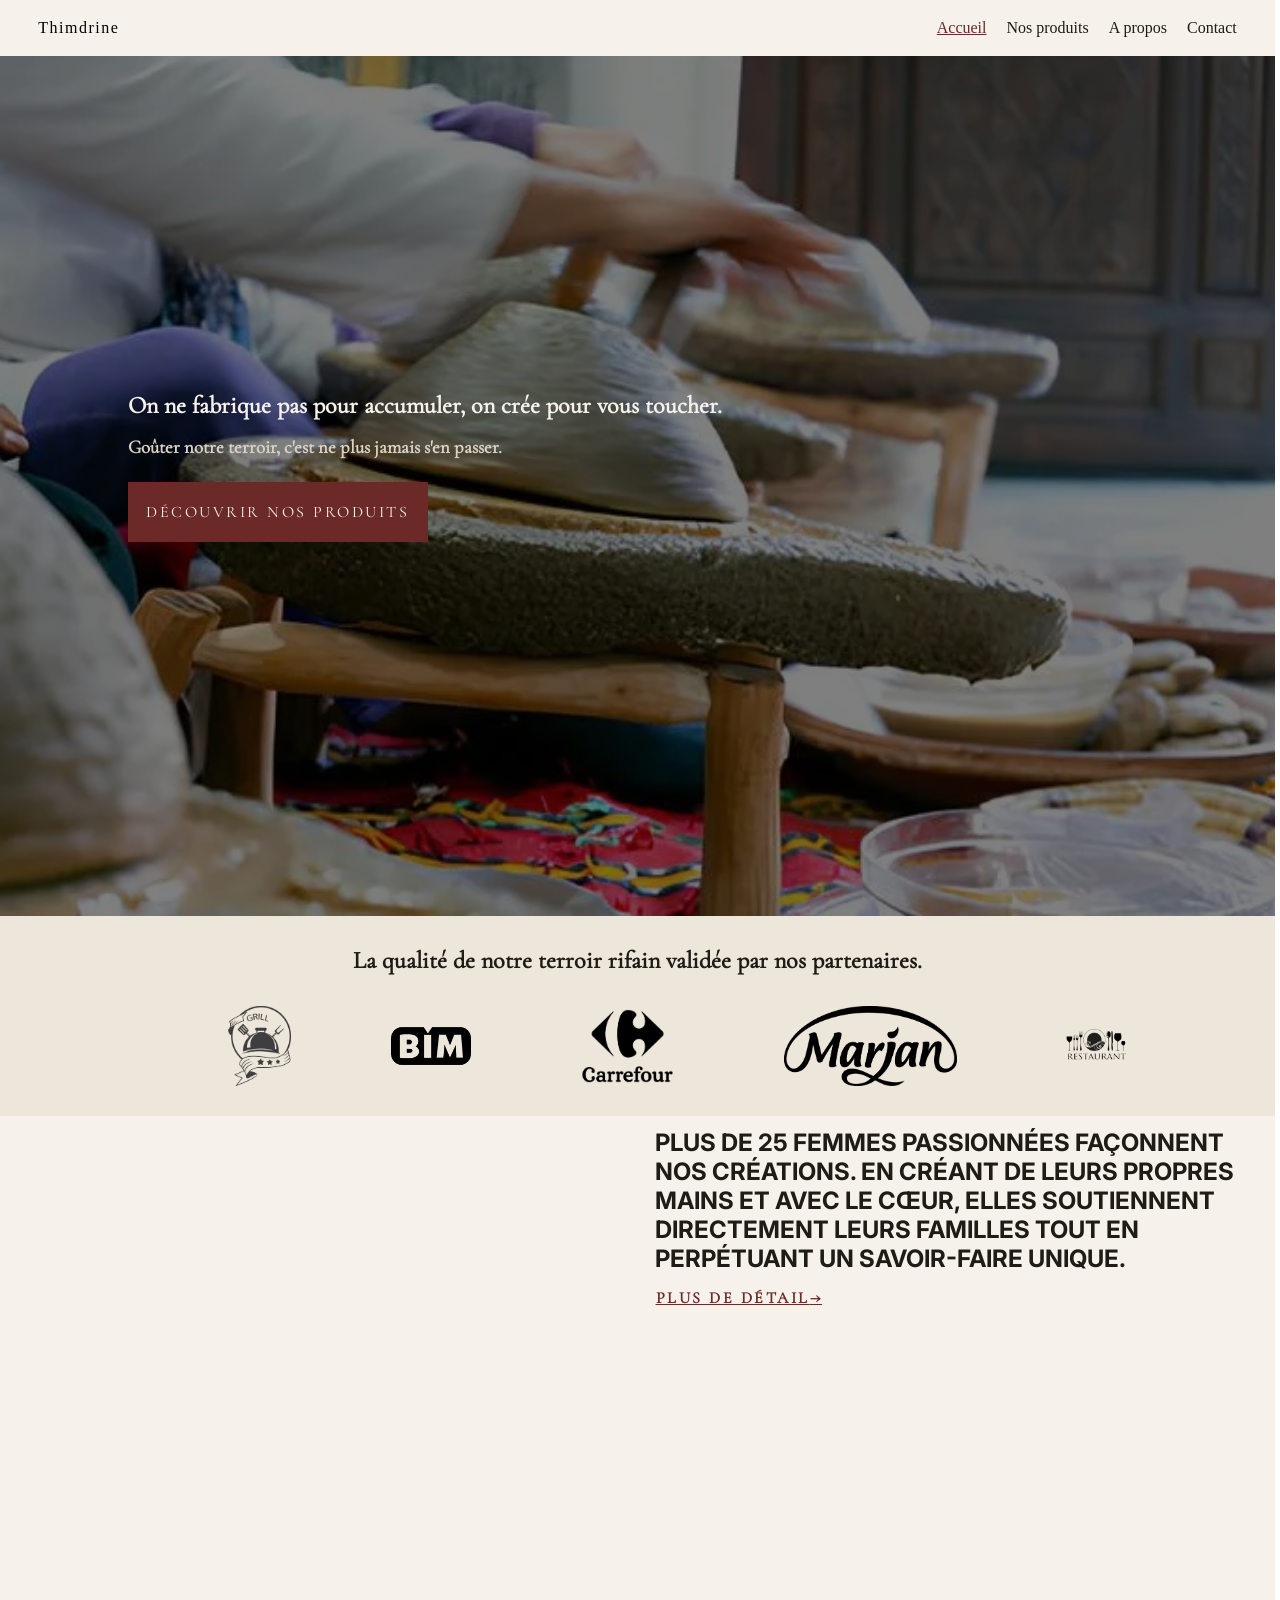
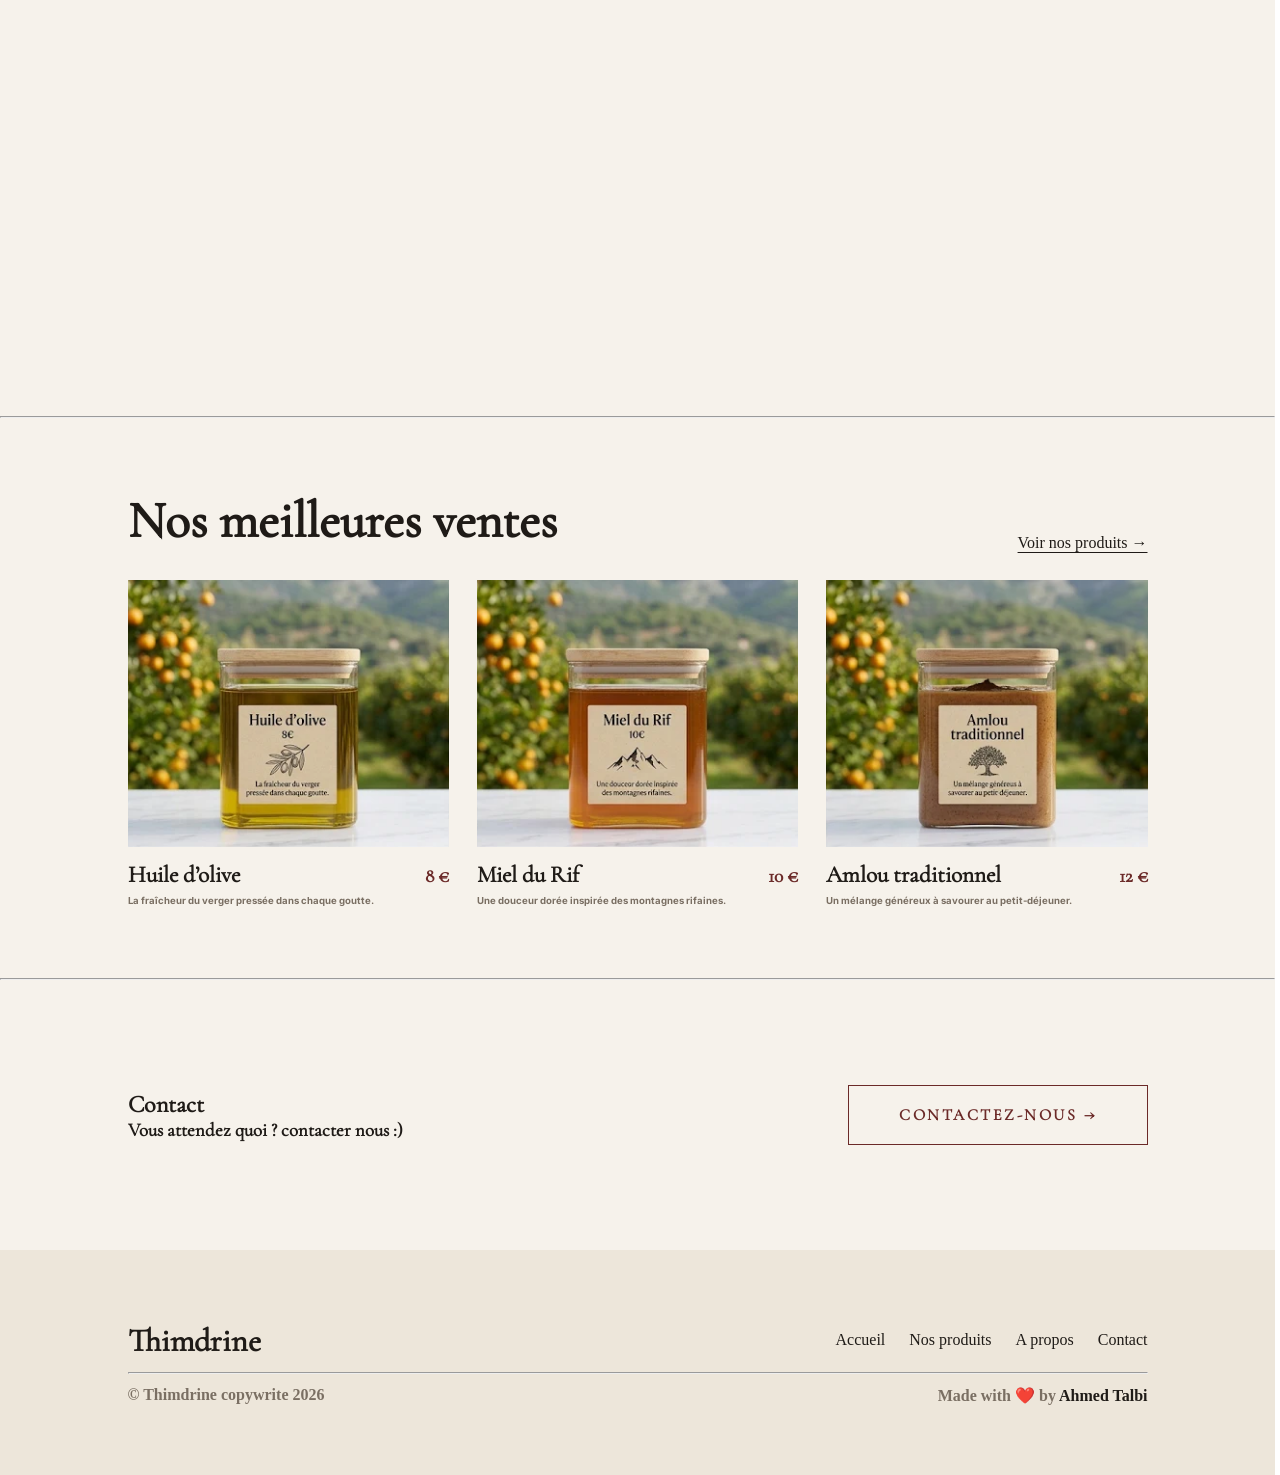
<file: index.html>
<!DOCTYPE html>
<html lang="fr">
<head>
    <meta charset="UTF-8">
    <meta name="viewport" content="width=device-width, initial-scale=1.0">
    <link rel="preload" as="image" href="./assets/acceuil/bg_hero.webp" fetchpriority="high">
    <link rel="icon" type="image/png" sizes="64x64" href="/favicon.png">
    <meta name="theme-color" content="#F6F2EB">
    <meta name="description" content="Découvrez la coopérative Thimdrine, fondée en 1988 : huile d’olive, miel du Rif, amlou et savoir-faire artisanal.">
    <link rel="canonical" href="https://thimdrine.vercel.app/">
    <meta property="og:type" content="website">
    <meta property="og:locale" content="fr_FR">
    <meta property="og:site_name" content="Thimdrine">
    <meta property="og:title" content="Thimdrine | Coopérative de produits du terroir depuis 1988">
    <meta property="og:description" content="Découvrez les produits du terroir et le savoir-faire artisanal de la coopérative Thimdrine.">
    <meta property="og:url" content="https://thimdrine.vercel.app/">
    <meta property="og:image" content="https://thimdrine.vercel.app/assets/acceuil/bg_hero.webp">
    <title>Thimdrine | Coopérative de produits du terroir depuis 1988</title>
    <!-- global css-->
    <link rel="stylesheet" href="./css/global.css">

    <!-- shared css -->
    <link rel="stylesheet" href="./css/components/01-navbar.css">
    <link rel="stylesheet" href="./css/components/02-footer.css">

    <!-- links css -->
    <link rel="stylesheet" href="./css/accueil/01-hero.css">
    <link rel="stylesheet" href="./css/accueil/02-trust.css">
    <link rel="stylesheet" href="./css/accueil/03-about.css">
    <link rel="stylesheet" href="./css/accueil/04-products.css">
    <link rel="stylesheet" href="./css/accueil/05-contact.css">
</head>
<body>
    <header>
        <p class="site-name">Thimdrine</p>
        <nav class="links" aria-label="Navigation principale">
            <a class="link focused" href="/" aria-current="page">Accueil</a>
            <a class="link" href="/products">Nos produits</a>
            <a class="link" href="/about">A propos</a>
            <a class="link" href="/contact">Contact</a>
        </nav>
    </header>
    <main>
        <section class="hero">
            <!-- left -->
            <div class="title">
                <h1>On ne fabrique pas pour accumuler, on crée pour vous toucher.</h1>
                <h3>Goûter notre terroir, c'est ne plus jamais s'en passer.</h3>
                <a class="button-filled button-decouvrer" href="/products">Découvrir nos produits</a>
            </div>
        </section>
        <section class="trust">
            <h2>La qualité de notre terroir rifain validée par nos partenaires.</h2>
            <div class="containertrustedcompanies">
                <div class="trustedcompanies">
                    <img src="./assets/acceuil/trust/grill.webp" alt="Grill" loading="lazy">
                    <img src="./assets/acceuil/trust/bim.webp" alt="BIM" loading="lazy">
                    <img src="./assets/acceuil/trust/carrefour.webp" alt="Carrefour" loading="lazy">
                    <img src="./assets/acceuil/trust/marjan.webp" alt="Marjane" loading="lazy">
                    <img src="./assets/acceuil/trust/restaurant.webp" alt="Restaurant partenaire" loading="lazy">
                    <img src="./assets/acceuil/trust/java.webp" alt="Java" loading="lazy">

                    <img src="./assets/acceuil/trust/grill.webp" alt="" aria-hidden="true" loading="lazy">
                    <img src="./assets/acceuil/trust/bim.webp" alt="" aria-hidden="true" loading="lazy">
                    <img src="./assets/acceuil/trust/carrefour.webp" alt="" aria-hidden="true" loading="lazy">
                    <img src="./assets/acceuil/trust/marjan.webp" alt="" aria-hidden="true" loading="lazy">
                    <img src="./assets/acceuil/trust/restaurant.webp" alt="" aria-hidden="true" loading="lazy">
                    <img src="./assets/acceuil/trust/java.webp" alt="" aria-hidden="true" loading="lazy">
                </div>
            </div>
        </section>
        <section class="about">
            <div class="video-container">
                <video class="video" autoplay loop muted playsinline preload="auto">
                    <source src="./assets/about/about.mp4" type="video/mp4">
                </video>
            </div>
            <div class="container-right">
                <h2>Plus de 25 femmes passionnées façonnent nos créations. En créant de leurs propres mains et avec le cœur, elles soutiennent directement leurs familles tout en perpétuant un savoir-faire unique.</h2>
                <a class="button-a button-plus-de-detail" href="/about">Plus de détail</a>
            </div>
        </section>
        <hr>
        <section class="products">
            <div class="products-container">
                <div class="header">
                    <h2>Nos meilleures ventes</h2>
                    <a href="/products">Voir nos produits →</a>
                </div>
                <div class="best-sellers">
                    <article class="product">
                        <div class="product-visual">
                            <img src="./assets/produits/huile-olive.webp" alt="Bouteille d’huile d’olive" loading="lazy">
                        </div>
                        <div class="product-details">
                            <div class="container-title">
                                <h3 class="title">Huile d’olive</h3>
                                <h3 class="price">8 €</h3>
                            </div>
                            <p class="description">La fraîcheur du verger pressée dans chaque goutte.</p>
                        </div>
                    </article>
                    <article class="product">
                        <div class="product-visual"><img src="./assets/produits/miel-du-rif.webp" alt="Pot de miel du Rif" loading="lazy"></div>
                        <div class="product-details">
                            <div class="container-title">
                                <h3 class="title">Miel du Rif</h3>
                                <h3 class="price">10 €</h3>
                            </div>
                            <p class="description">Une douceur dorée inspirée des montagnes rifaines.</p>
                        </div>
                    </article>
                    <article class="product">
                        <div class="product-visual"><img src="./assets/produits/amlou.webp" alt="Pot d’amlou traditionnel" loading="lazy"></div>
                        <div class="product-details">
                            <div class="container-title">
                                <h3 class="title">Amlou traditionnel</h3>
                                <h3 class="price">12 €</h3>
                            </div>
                            <p class="description">Un mélange généreux à savourer au petit-déjeuner.</p>
                        </div>
                    </article>
                </div>
            </div>
        </section>
        <hr>
        <section class="contact">
            <div class="left-title">
                <h2>Contact</h2>
                <h3>Vous attendez quoi ? contacter nous :)</h3>
            </div>
            <a class="button-non-filled button-contact" href="/contact">Contactez-nous →</a>
        </section>
    </main>
    <footer>
        <div class="footer-container">
            <div class="title-conainer">
                <p class="logo">Thimdrine</p>
                <nav class="links" aria-label="Navigation de pied de page">
                    <a class="link focused" href="/" aria-current="page">Accueil</a>
                    <a class="link" href="/products">Nos produits</a>
                    <a class="link" href="/about">A propos</a>
                    <a class="link" href="/contact">Contact</a>
                </nav>
            </div>
            <div class="hr"><hr></div>
            <div class="copywrite">
                <h4>© Thimdrine copywrite 2026</h4>
                <h4>Made with ❤️ by <a href="https://github.com/ahtalbi">Ahmed Talbi</a></h4>
            </div>
        </div>
    </footer>
</body>
</html>
</file>
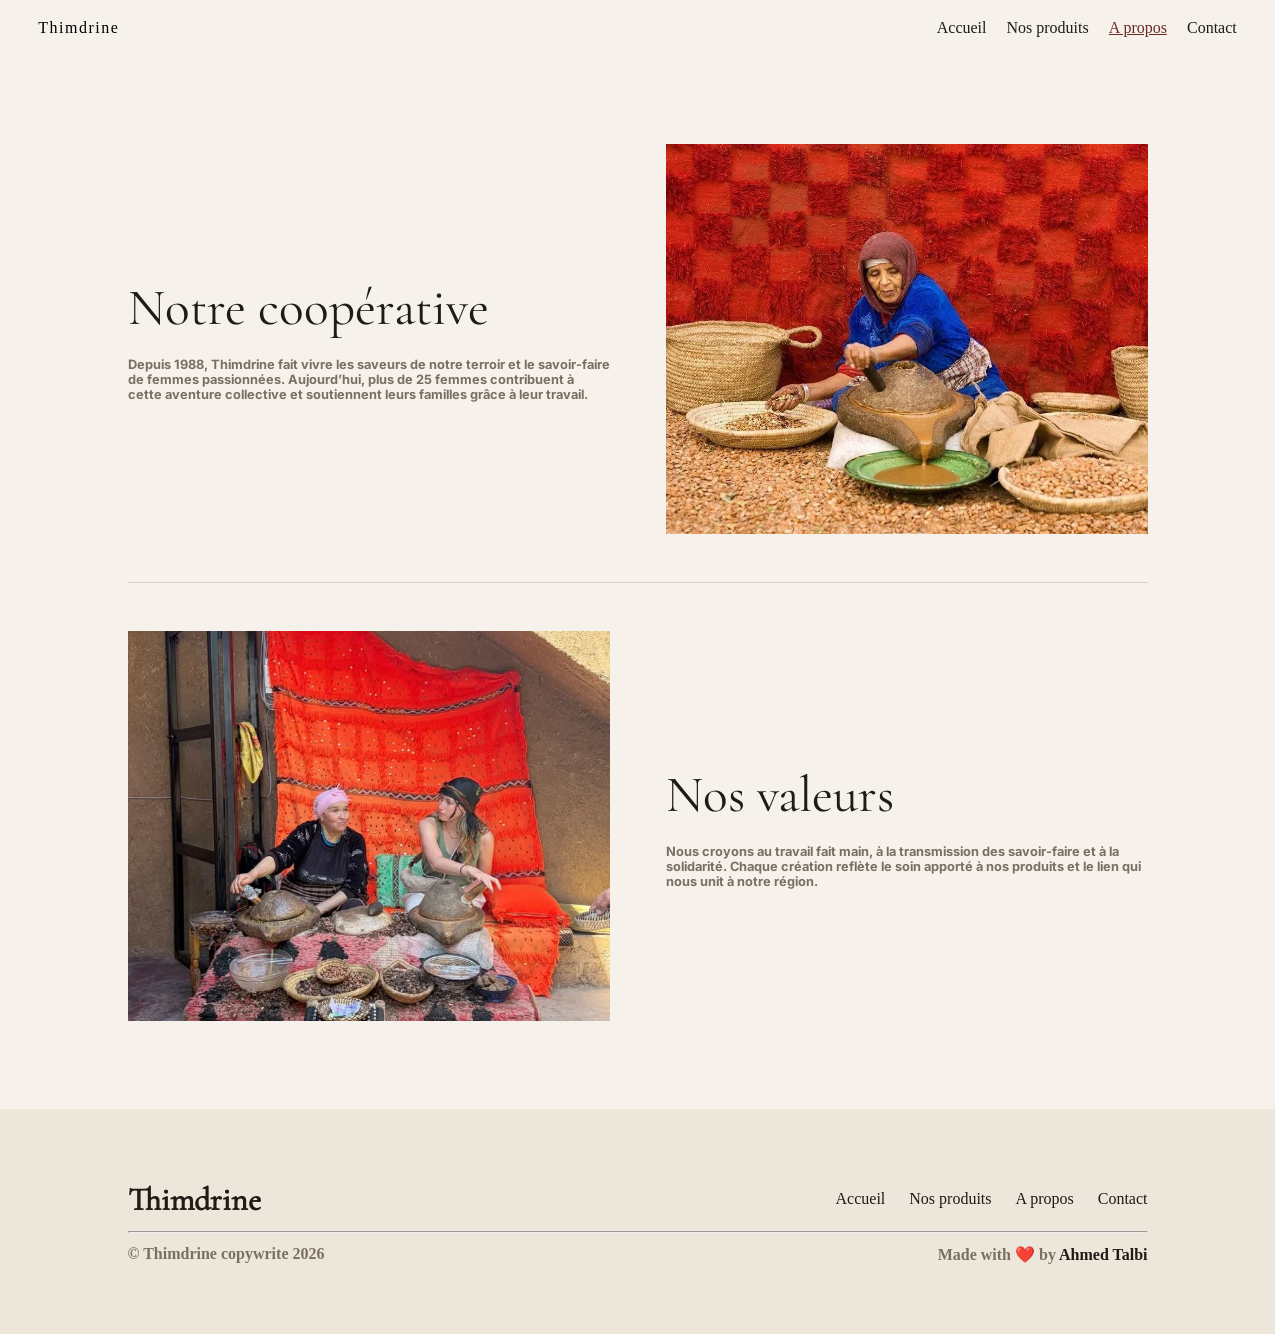
<file: about/index.html>
<!DOCTYPE html>
<html lang="fr">
<head>
    <meta charset="UTF-8">
    <meta name="viewport" content="width=device-width, initial-scale=1.0">
    <link rel="icon" type="image/png" sizes="64x64" href="/favicon.png">
    <meta name="theme-color" content="#F6F2EB">
    <meta name="description" content="Depuis 1988, les femmes de la coopérative Thimdrine perpétuent le savoir-faire artisanal du terroir rifain.">
    <link rel="canonical" href="https://thimdrine.vercel.app/about">
    <meta property="og:type" content="website">
    <meta property="og:locale" content="fr_FR">
    <meta property="og:site_name" content="Thimdrine">
    <meta property="og:title" content="Notre coopérative | Thimdrine depuis 1988">
    <meta property="og:description" content="Découvrez l’histoire et les valeurs de la coopérative Thimdrine.">
    <meta property="og:url" content="https://thimdrine.vercel.app/about">
    <meta property="og:image" content="https://thimdrine.vercel.app/assets/acceuil/bg_hero.webp">
    <title>Notre coopérative | Thimdrine depuis 1988</title>
    <!-- global css-->
    <link rel="stylesheet" href="../css/global.css">
    <link rel="stylesheet" href="../css/components/02-footer.css">

    <!-- shared css -->
    <link rel="stylesheet" href="../css/components/01-navbar.css">
    <link rel="stylesheet" href="../css/about/about.css">

    <!-- links css -->
</head>
<body>
    <header>
        <p class="site-name">Thimdrine</p>
        <nav class="links" aria-label="Navigation principale">
            <a class="link" href="/">Accueil</a>
            <a class="link" href="/products">Nos produits</a>
            <a class="link focused" href="/about" aria-current="page">A propos</a>
            <a class="link" href="/contact">Contact</a>
        </nav>
    </header>
    <main>
        <div class="about-page">
            <section class="about-section">
                <div class="about-copy">
                    <h1>Notre coopérative</h1>
                    <p>Depuis 1988, Thimdrine fait vivre les saveurs de notre terroir et le savoir-faire de femmes passionnées. Aujourd’hui, plus de 25 femmes contribuent à cette aventure collective et soutiennent leurs familles grâce à leur travail.</p>
                </div>
                <img class="about-image" src="../assets/about/1image.webp" alt="Les femmes de la coopérative Thimdrine">
            </section>

            <section class="about-section about-section-reverse">
                <img class="about-image" src="../assets/about/2image.webp" alt="Le travail artisanal réalisé à la coopérative" loading="lazy">
                <div class="about-copy">
                    <h2>Nos valeurs</h2>
                    <p>Nous croyons au travail fait main, à la transmission des savoir-faire et à la solidarité. Chaque création reflète le soin apporté à nos produits et le lien qui nous unit à notre région.</p>
                </div>
            </section>
        </div>
    </main>
    <footer>
        <div class="footer-container">
            <div class="title-conainer">
                <p class="logo">Thimdrine</p>
                <nav class="links" aria-label="Navigation de pied de page">
                    <a class="link" href="/">Accueil</a>
                    <a class="link" href="/products">Nos produits</a>
                    <a class="link focused" href="/about" aria-current="page">A propos</a>
                    <a class="link" href="/contact">Contact</a>
                </nav>
            </div>
            <div class="hr"><hr></div>
            <div class="copywrite">
                <h4>© Thimdrine copywrite 2026</h4>
                <h4>Made with ❤️ by <a href="https://github.com/ahtalbi">Ahmed Talbi</a></h4>
            </div>
        </div>
    </footer>
</body>
</html>
</file>
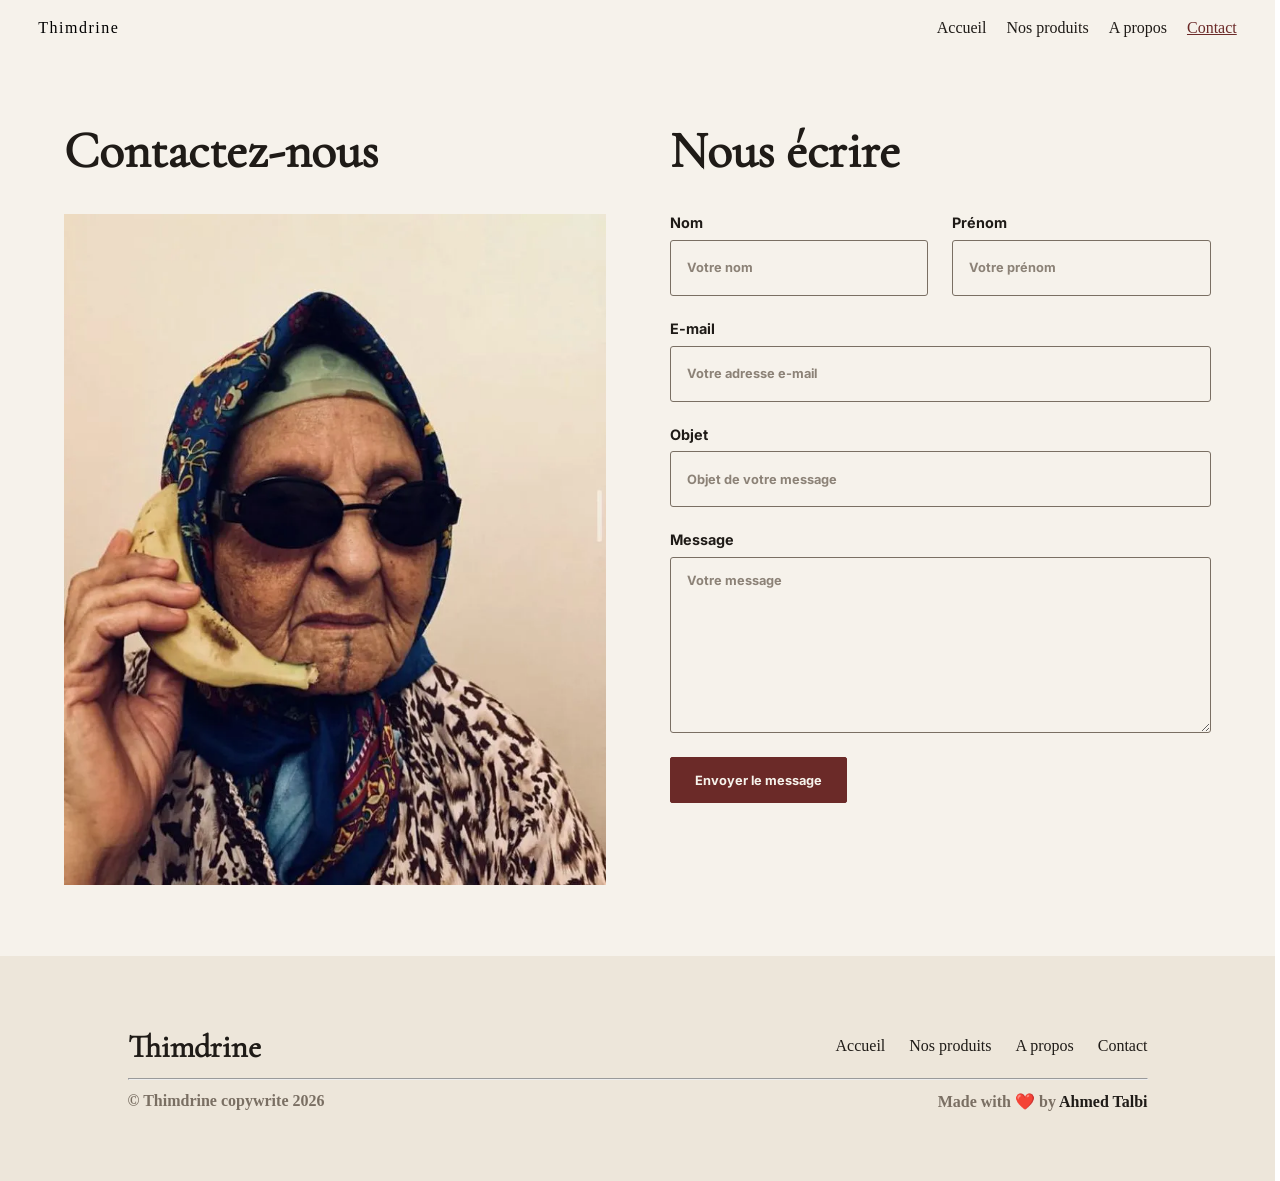
<file: contact/index.html>
<!DOCTYPE html>
<html lang="fr">
<head>
    <meta charset="UTF-8">
    <meta name="viewport" content="width=device-width, initial-scale=1.0">
    <link rel="icon" type="image/png" sizes="64x64" href="/favicon.png">
    <meta name="theme-color" content="#F6F2EB">
    <meta name="description" content="Contactez la coopérative Thimdrine pour découvrir nos produits du terroir et notre savoir-faire artisanal.">
    <link rel="canonical" href="https://thimdrine.vercel.app/contact">
    <meta property="og:type" content="website">
    <meta property="og:locale" content="fr_FR">
    <meta property="og:site_name" content="Thimdrine">
    <meta property="og:title" content="Contact | Coopérative Thimdrine">
    <meta property="og:description" content="Écrivez à la coopérative Thimdrine pour toute question sur nos produits.">
    <meta property="og:url" content="https://thimdrine.vercel.app/contact">
    <meta property="og:image" content="https://thimdrine.vercel.app/assets/acceuil/bg_hero.webp">
    <title>Contact | Coopérative Thimdrine</title>
    <!-- global css-->
    <link rel="stylesheet" href="../css/global.css">

    <!-- shared css -->
    <link rel="stylesheet" href="../css/components/01-navbar.css">
    <link rel="stylesheet" href="../css/components/02-footer.css">

    <!-- links css -->
    <link rel="stylesheet" href="../css/contact/01-contact.css">
</head>
<body>
    <header>
        <p class="site-name">Thimdrine</p>
        <nav class="links" aria-label="Navigation principale">
            <a class="link" href="/">Accueil</a>
            <a class="link" href="/products">Nos produits</a>
            <a class="link" href="/about">A propos</a>
            <a class="link focused" href="/contact" aria-current="page">Contact</a>
        </nav>
    </header>
    <main>
        <section class="contact">
            <div class="left-container">
                <h2>Contactez-nous</h2>
                <img src="../assets/contact/contact.webp" alt="Portrait d’une femme portant un foulard et des lunettes de soleil, tenant une banane.">
            </div>
            <form class="right-container" aria-labelledby="contact-form-title">
                <h1 id="contact-form-title">Nous écrire</h1>
                <div class="form-fields">
                    <div class="field-row">
                        <div class="field">
                            <label for="nom">Nom</label>
                            <input id="nom" name="nom" type="text" placeholder="Votre nom" autocomplete="family-name" required minlength="2" maxlength="60" pattern="\p{L}+(?:(?: |'|’|-)\p{L}+)*" title="2 à 60 caractères : lettres, espaces, apostrophes ou traits d’union.">
                        </div>
                        <div class="field">
                            <label for="prenom">Prénom</label>
                            <input id="prenom" name="prenom" type="text" placeholder="Votre prénom" autocomplete="given-name" required minlength="2" maxlength="60" pattern="\p{L}+(?:(?: |'|’|-)\p{L}+)*" title="2 à 60 caractères : lettres, espaces, apostrophes ou traits d’union.">
                        </div>
                    </div>
                    <div class="field">
                        <label for="email">E-mail</label>
                        <input id="email" name="email" type="email" placeholder="Votre adresse e-mail" autocomplete="email" required maxlength="254" pattern="[^\s@]+@[^\s@]+\.[^\s@]{2,}" title="Saisissez une adresse e-mail valide.">
                    </div>
                    <div class="field">
                        <label for="objet">Objet</label>
                        <input id="objet" name="objet" type="text" placeholder="Objet de votre message" required minlength="3" maxlength="100" pattern="(?:\p{L}|\p{N})(?:(?:\p{L}|\p{N})| |,|\.|'|’|!|\?|\(|\)|&amp;|:|/|_|\+|-|°)*" title="3 à 100 caractères. Utilisez des lettres, chiffres et une ponctuation simple.">
                    </div>
                    <div class="field">
                        <label for="message">Message</label>
                        <textarea id="message" name="message" placeholder="Votre message" required minlength="10" maxlength="2000" pattern="(?=.*[\p{L}\p{N}])[\s\S]*" title="Ajoutez au moins une lettre ou un chiffre à votre message."></textarea>
                    </div>
                </div>
                <button class="submit-button" type="submit">Envoyer le message</button>
            </form>
        </section>
    </main>
    <footer>
        <div class="footer-container">
            <div class="title-conainer">
                <p class="logo">Thimdrine</p>
                <nav class="links" aria-label="Navigation de pied de page">
                    <a class="link" href="/">Accueil</a>
                    <a class="link" href="/products">Nos produits</a>
                    <a class="link" href="/about">A propos</a>
                    <a class="link focused" href="/contact" aria-current="page">Contact</a>
                </nav>
            </div>
            <div class="hr"><hr></div>
            <div class="copywrite">
                <h4>© Thimdrine copywrite 2026</h4>
                <h4>Made with ❤️ by <a href="https://github.com/ahtalbi">Ahmed Talbi</a></h4>
            </div>
        </div>
    </footer>
</body>
</html>
</file>
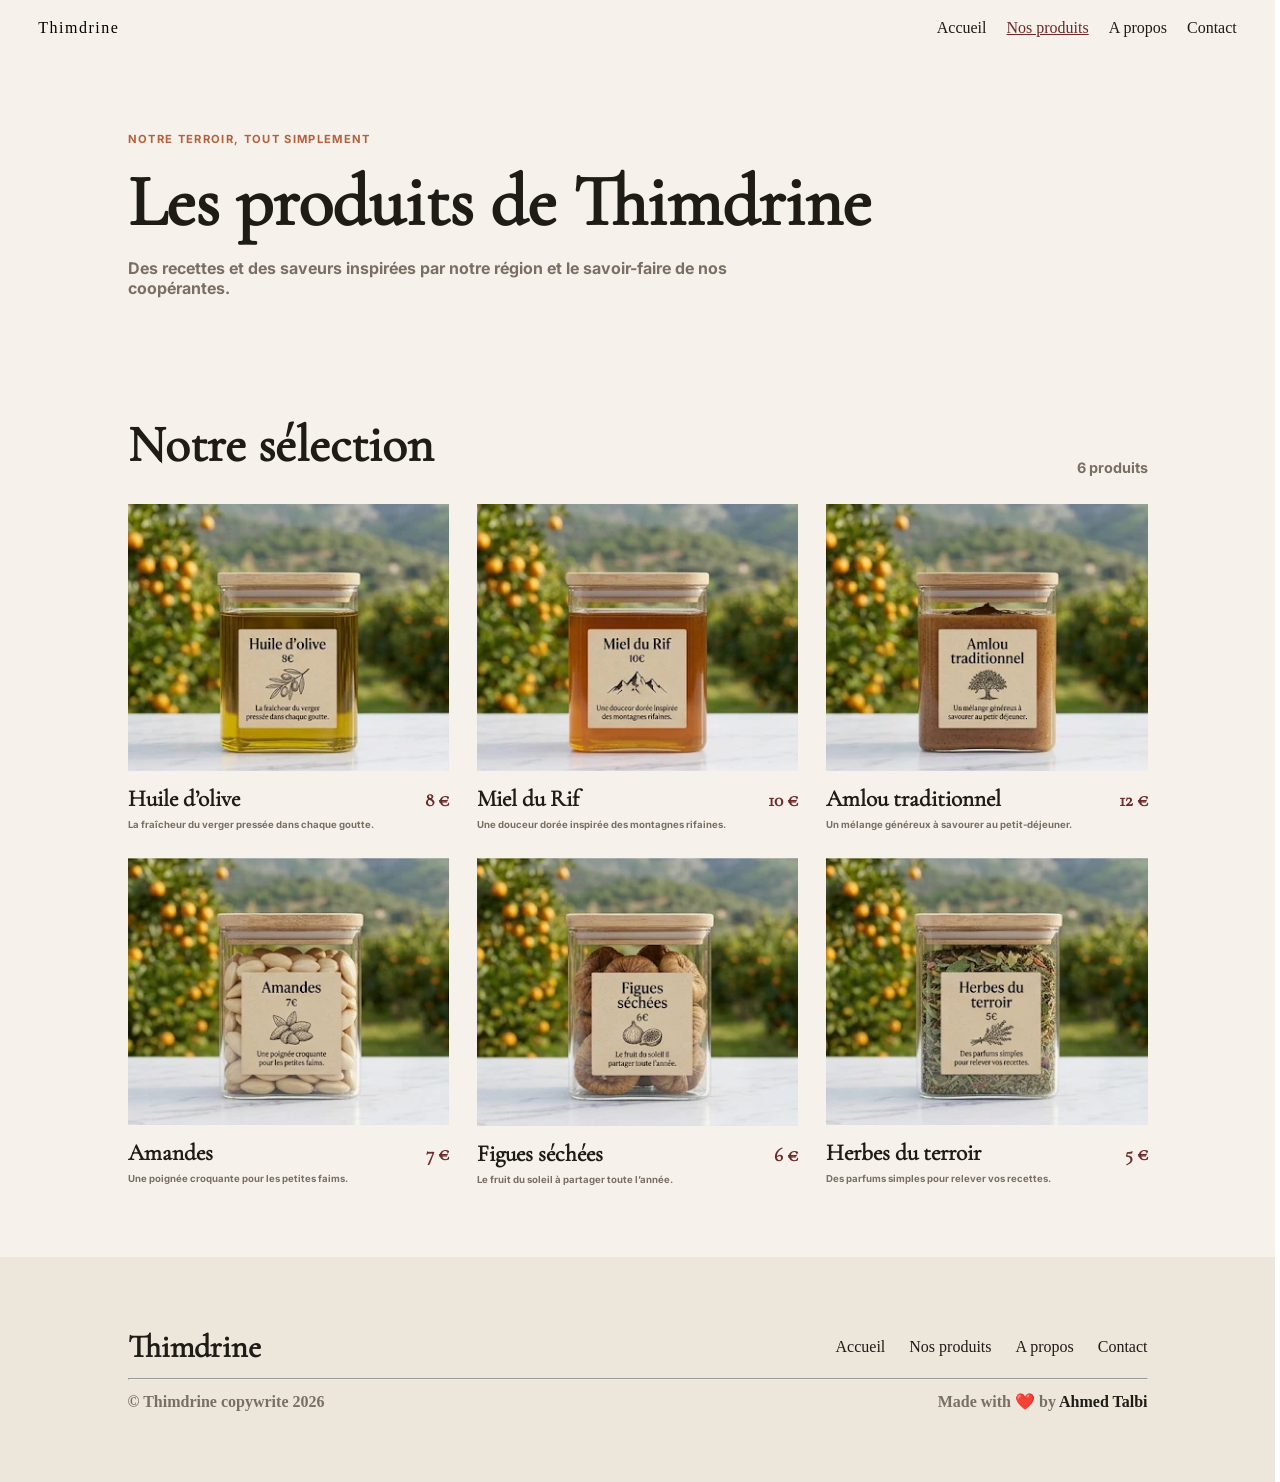
<file: products/index.html>
<!DOCTYPE html>
<html lang="fr">
<head>
    <meta charset="UTF-8">
    <meta name="viewport" content="width=device-width, initial-scale=1.0">
    <link rel="icon" type="image/png" sizes="64x64" href="/favicon.png">
    <meta name="theme-color" content="#F6F2EB">
    <meta name="description" content="Découvrez les produits du terroir Thimdrine : huile d’olive, miel du Rif, amlou, amandes, figues séchées et herbes.">
    <link rel="canonical" href="https://thimdrine.vercel.app/products">
    <meta property="og:type" content="website">
    <meta property="og:locale" content="fr_FR">
    <meta property="og:site_name" content="Thimdrine">
    <meta property="og:title" content="Nos produits du terroir | Coopérative Thimdrine">
    <meta property="og:description" content="Explorez la sélection de produits artisanaux de la coopérative Thimdrine.">
    <meta property="og:url" content="https://thimdrine.vercel.app/products">
    <meta property="og:image" content="https://thimdrine.vercel.app/assets/acceuil/bg_hero.webp">
    <title>Nos produits du terroir | Coopérative Thimdrine</title>
    <!-- global css-->
    <link rel="stylesheet" href="../css/global.css">
    <link rel="stylesheet" href="../css/components/02-footer.css">

    <!-- shared css -->
    <link rel="stylesheet" href="../css/components/01-navbar.css">
    <link rel="stylesheet" href="../css/accueil/04-products.css">
    <link rel="stylesheet" href="../css/products/products.css">
</head>
<body>
    <header>
        <p class="site-name">Thimdrine</p>
        <nav class="links" aria-label="Navigation principale">
            <a class="link" href="/">Accueil</a>
            <a class="link focused" href="/products" aria-current="page">Nos produits</a>
            <a class="link" href="/about">A propos</a>
            <a class="link" href="/contact">Contact</a>
        </nav>
    </header>
    <main>
        <section class="catalogue">
            <div class="catalogue-heading">
                <p class="eyebrow">Notre terroir, tout simplement</p>
                <h1>Les produits de Thimdrine</h1>
                <p>Des recettes et des saveurs inspirées par notre région et le savoir-faire de nos coopérantes.</p>
            </div>
            <section class="products catalogue-products">
                <div class="products-container">
                    <div class="header">
                        <h2>Notre sélection</h2>
                        <span class="catalogue-count">6 produits</span>
                    </div>
                    <div class="best-sellers">
                        <article class="product">
                            <div class="product-visual"><img src="../assets/produits/huile-olive.webp" alt="Bouteille d’huile d’olive"></div>
                            <div class="product-details"><div class="container-title"><h3 class="title">Huile d’olive</h3><h3 class="price">8 €</h3></div><p class="description">La fraîcheur du verger pressée dans chaque goutte.</p></div>
                        </article>
                        <article class="product">
                            <div class="product-visual"><img src="../assets/produits/miel-du-rif.webp" alt="Pot de miel du Rif" loading="lazy"></div>
                            <div class="product-details"><div class="container-title"><h3 class="title">Miel du Rif</h3><h3 class="price">10 €</h3></div><p class="description">Une douceur dorée inspirée des montagnes rifaines.</p></div>
                        </article>
                        <article class="product">
                            <div class="product-visual"><img src="../assets/produits/amlou.webp" alt="Pot d’amlou traditionnel" loading="lazy"></div>
                            <div class="product-details"><div class="container-title"><h3 class="title">Amlou traditionnel</h3><h3 class="price">12 €</h3></div><p class="description">Un mélange généreux à savourer au petit-déjeuner.</p></div>
                        </article>
                        <article class="product">
                            <div class="product-visual"><img src="../assets/produits/amandes.webp" alt="Amandes" loading="lazy"></div>
                            <div class="product-details"><div class="container-title"><h3 class="title">Amandes</h3><h3 class="price">7 €</h3></div><p class="description">Une poignée croquante pour les petites faims.</p></div>
                        </article>
                        <article class="product">
                            <div class="product-visual"><img src="../assets/produits/figues-sechees.webp" alt="Figues séchées" loading="lazy"></div>
                            <div class="product-details"><div class="container-title"><h3 class="title">Figues séchées</h3><h3 class="price">6 €</h3></div><p class="description">Le fruit du soleil à partager toute l’année.</p></div>
                        </article>
                        <article class="product">
                            <div class="product-visual"><img src="../assets/produits/herbes-du-terroir.webp" alt="Herbes du terroir" loading="lazy"></div>
                            <div class="product-details"><div class="container-title"><h3 class="title">Herbes du terroir</h3><h3 class="price">5 €</h3></div><p class="description">Des parfums simples pour relever vos recettes.</p></div>
                        </article>
                    </div>
                </div>
            </section>
        </section>
    </main>
    <footer>
        <div class="footer-container">
            <div class="title-conainer">
                <p class="logo">Thimdrine</p>
                <nav class="links" aria-label="Navigation de pied de page">
                    <a class="link" href="/">Accueil</a>
                    <a class="link focused" href="/products" aria-current="page">Nos produits</a>
                    <a class="link" href="/about">A propos</a>
                    <a class="link" href="/contact">Contact</a>
                </nav>
            </div>
            <div class="hr"><hr></div>
            <div class="copywrite">
                <h4>© Thimdrine copywrite 2026</h4>
                <h4>Made with ❤️ by <a href="https://github.com/ahtalbi">Ahmed Talbi</a></h4>
            </div>
        </div>
    </footer>
</body>
</html>
</file>
<file: css/global.css>
@font-face {
  font-family: 'Cormorant Garamond';
  src: url('../assets/fonts/Cormorant_Garamond/CormorantGaramond-VariableFont_wght.ttf') format('truetype');
  font-weight: 400;
  font-style: normal;
  font-display: swap;
}

@font-face {
  font-family: 'Inter';
  src: url('../assets/fonts/Inter/Inter-VariableFont_opsz\,wght.ttf') format('truetype');
  font-weight: 700;
  font-style: normal;
  font-display: swap;
}

:root {
    --couleur-laine: #F6F2EB;
    --couleur-lie-de-vin: #6B2A28;
    --couleur-sauge: #8A9A7B;
    --couleur-terracotta: #B5603E;
    --couleur-nuit: #1F1B17;
    --couleur-taupe: #7A6F63;
    --couleur-filet: #D9D0C2;
    --couleur-avoine: #EDE6DA;
    --font-clean: 'Cormorant Garamond', serif;
    --font-normal: 'Inter', sans-serif;
}

* {
    box-sizing: border-box;
    margin: 0;
    padding: 0;
}

html {
    scrollbar-gutter: stable;
}

::-webkit-scrollbar {
  width: 5px;
}

::-webkit-scrollbar-track {
  background: var(--couleur-terracotta);
}

::-webkit-scrollbar-thumb {
  background: rgba(0, 0, 0, 0.5);
  border-radius: 4px;
}

h1, h2, h3 {
    color: var(--couleur-nuit);
    font-family: var(--font-clean);
}

a {
    color: var(--couleur-nuit);
    text-decoration: none;
    transition: 0.2s ease;
}

a:hover {
    color: var(--couleur-lie-de-vin);
}

.button-filled {
    background: var(--couleur-lie-de-vin);
    color: var(--couleur-laine);
    font-family: var(--font-clean);
    font-weight: 100;
    text-transform: uppercase;
    border: none;
    letter-spacing: 2.5px;
    border: 1px solid var(--couleur-lie-de-vin);
    transition: all 0.2s linear;
}

.button-filled:hover {
    background: transparent;
    color: var(--couleur-lie-de-vin);
    font-weight: 800;
    border: 1px var(--couleur-lie-de-vin) solid;
    cursor: pointer;
}

.button-non-filled {
    background: transparent;
    color: var(--couleur-lie-de-vin);
    font-family: var(--font-clean);
    font-weight: 100;
    text-transform: uppercase;
    border: none;
    font-weight: 800;
    border: 1px var(--couleur-lie-de-vin) solid;
    letter-spacing: 2.5px;
    transition: all 0.2s linear;
}

.button-non-filled:hover {
    background: var(--couleur-lie-de-vin);
    color: var(--couleur-laine);
    font-weight: 100;
    cursor: pointer;
}

.button-a {
    background-color: transparent;
    text-decoration: underline;
    color: var(--couleur-lie-de-vin);
    font-family: var(--font-clean);
    font-weight: 100;
    text-transform: uppercase;
    border: none;
    font-weight: 800;
    letter-spacing: 2.5px;
    border: 1px transparent solid;
    transition: all 0.2s linear;
}

.button-a::after {
    content: " →";
}

.button-a:hover {
    cursor: pointer;
    letter-spacing: 1px;
    border: 1px var(--couleur-lie-de-vin) solid;
}
</file>
<file: css/components/01-navbar.css>
header {
    background: var(--couleur-laine);
    width: 100%;
    display: flex;
    align-items: center;
    justify-content: space-between;
    padding-inline: 3%;
    height: 56px;
    position: sticky;
    top: 0;
    z-index: 100;
}

header .site-name {
    letter-spacing: 1.5px;
    transition: all 0.2s ease;
}

header .site-name:hover {
    color: var(--couleur-lie-de-vin);
    text-decoration: underline;
    letter-spacing: 1.5px;
    cursor: pointer;
}

header .links {
    display: flex;
    align-items: center;
    width: 300px;
    justify-content: space-between;
}

header .links .link:hover {
    color: var(--couleur-lie-de-vin);
    text-decoration: underline;
}

header .links .focused {
    color: var(--couleur-lie-de-vin);
    text-decoration: underline;
}
</file>
<file: css/components/02-footer.css>
footer {
    height: 25vh;
    background-color: var(--couleur-avoine);
    padding-inline: 10%;
    padding-block: 20px;
    display: flex;
    align-items: center;
    justify-content: center;
    width: 100%;
}

footer .footer-container {
    width: 100%;
    display: flex;
    flex-direction: column;
    gap: 12px;
}

footer .footer-container .title-conainer {
    display: flex;
    align-items: center;
    justify-content: space-between;
}


footer .footer-container .copywrite {
    display: flex;
    align-items: center;
    justify-content: space-between;
}

footer .footer-container .copywrite h4 {
    color: var(--couleur-taupe);
}

footer .footer-container .title-conainer .links {
    display: flex;
    gap: 24px;
}

footer .footer-container .logo {
    color: var(--couleur-nuit);
    font: 700 2em var(--font-clean);
}
</file>
<file: css/accueil/01-hero.css>
.hero {
    margin-top: -40px;
    height: 100vh;
    background-color: rgba(0, 0, 0, 0.5); 
    background-image: url("../../assets/acceuil/bg_hero.webp");
    background-position: center;
    background-size: cover;
    background-blend-mode: overlay;
    display: flex;
    align-items: center;
    justify-content: space-between;
    padding-inline: 10%;
}

.hero .title {
    width: 60%;
    display: flex;
    flex-direction: column;
    gap: 16px;
}

.hero .title h1 {
    color: var(--couleur-laine);
}

.hero .title h3 {
    color: var(--couleur-filet);
}

.button-decouvrer {
    display: inline-flex;
    align-items: center;
    justify-content: center;
    margin-top: 8px;
    width: 300px;
    height: 60px;
}

.button-decouvrer:hover {
    background: var(--couleur-laine);
    width: 300px;
    height: 60px;
}
</file>
<file: css/accueil/02-trust.css>
.trust {
    background-color: var(--couleur-avoine);
    height: 200px;
    display: flex;
    flex-direction: column;
    align-items: center;
    justify-content: space-evenly;
}

.containertrustedcompanies {
    overflow: hidden;
    width: 80%;
}

.trustedcompanies {
    display: flex;
    align-items: center;
    width: max-content;
    animation: slideinout 10s infinite linear;
}

.trustedcompanies img {
    height: 80px;
    margin-left: 100px;
    object-fit: contain;
}

@keyframes slideinout {
    to {
      transform: translateX(-50%);
    }
}
</file>
<file: css/accueil/03-about.css>
.about {
    height: 100vh;
    background: var(--couleur-laine);
    display: flex;
    align-items: start;
    padding: 12px;
    gap: 20px;
}

.about .video-container {
    height: 100vh;
    position: relative;
    overflow: hidden;
}

.about .video-container .video {
    width: 50vw;
    height: 98%;
    object-fit: cover;
}

.about .container-right {
    width: 50%;
    display: flex;
    flex-direction: column;    
}

.about .container-right h2 {
    font-family: var(--font-normal);
    font-weight: 100;
    text-transform: uppercase;
}

.about .container-right .button-plus-de-detail {
    display: inline-flex;
    align-items: center;
    width: 200px;
    height: 50px;
    text-align: start;
}
</file>
<file: css/accueil/04-products.css>
.products {
    background-color: var(--couleur-laine);
    padding: 72px 10%;
    display: flex;
    justify-content: center;
}

.products .products-container {
    width: 100%;
    max-width: 1240px;
    display: flex;
    flex-direction: column;
    gap: 28px;
}

.products .products-container .best-sellers {
    display: grid;
    grid-template-columns: repeat(3, minmax(0, 1fr));
    gap: 28px;
}

.products .products-container .header {
    display: flex;
    align-items: end;
    justify-content: space-between;
    gap: 20px;
}

.products .products-container .header h2 { 
    font-size: 4vw; 
}

.products .products-container .header a {
    text-decoration: underline;
    text-underline-offset: 4px;
}

.product {
    min-width: 0;
    display: flex;
    flex-direction: column;
    gap: 14px;
}

.product-visual {
    overflow: hidden;
}

.product-visual img {
    width: 100%;
    height: 100%;
    object-fit: cover;
}

.product .product-details {
    display: flex; 
    flex-direction: column; 
    gap: 6px; 
}

.product .container-title {
    display: flex;
    justify-content: space-between;
    align-items: baseline;
    gap: 12px;
}

.product .container-title .title { 
    font-size: 1.45rem;
}

.product .container-title .price { 
    color: var(--couleur-lie-de-vin); 
    font-size: 1.2rem; 
    white-space: nowrap; 
}

.product .description { 
    color: var(--couleur-taupe); 
    font: 400 .6rem var(--font-normal);
}
</file>
<file: css/accueil/05-contact.css>
.contact {
    background-color: var(--couleur-laine);
    height: 30vh;
    display: flex;
    align-items: center;
    justify-content: space-between;
    padding-inline: 10%;
}

.contact .button-contact {
    display: inline-flex;
    align-items: center;
    justify-content: center;
    min-width: 50px;
    width: 300px;
    height: 60px;
}
</file>
<file: css/about/about.css>
.about-page {
    padding: 64px 10%;
    background: var(--couleur-laine);
}

.about-section {
    display: grid;
    grid-template-columns: repeat(2, minmax(0, 1fr));
    align-items: center;
    gap: 56px;
    max-width: 1200px;
    margin: 0 auto;
    padding: 24px 0 48px;
}

.about-section + .about-section {
    border-top: 1px solid var(--couleur-filet);
    padding: 48px 0 24px;
}

.about-copy h1,
.about-copy h2 {
    margin-bottom: 18px;
    font-size: clamp(2.3rem, 4vw, 3.5rem);
    font-weight: 500;
}

.about-copy p {
    max-width: 520px;
    color: var(--couleur-taupe);
    font: 400 0.8rem var(--font-normal);
}

.about-image {
    display: block;
    width: 100%;
    height: 390px;
    object-fit: cover;
}
</file>
<file: css/contact/01-contact.css>
.contact {
    background-color: var(--couleur-laine);
    min-height: 100vh;
    padding: 5vw;
    display: flex;
    align-items: stretch;
    justify-content: center;
    gap: 5vw;
}

.contact .left-container,
.contact .right-container {
    width: 50%;
    min-width: 0;
}

.contact .left-container {
    display: flex;
    flex-direction: column;
}

.contact .left-container h2,
.contact .right-container h1 {
    font-size: 4vw;
    margin-bottom: 2rem;
}

.contact .left-container img {
    min-height: 32rem;
    width: 100%;
    object-fit: cover;
}

.right-container .form-fields {
    display: grid;
    gap: 1.5rem;
}

.right-container .field-row {
    display: grid;
    grid-template-columns: repeat(2, minmax(0, 1fr));
    gap: 1.5rem;
}

.right-container .field {
    display: flex;
    flex-direction: column;
    gap: .55rem;
}

.right-container label {
    color: var(--couleur-nuit);
    font: 600 0.9rem var(--font-normal);
}

.right-container input,
.right-container textarea {
    width: 100%;
    border: 1px solid var(--couleur-taupe);
    border-radius: 3px;
    background: transparent;
    color: var(--couleur-nuit);
    font: 400 0.8rem var(--font-normal);
    padding: .9rem 1rem;
    outline: none;
    transition: all 0.2s ease;
}

.right-container input {
    min-height: 3.5rem;
}

.right-container textarea {
    min-height: 11rem;
    resize: vertical;
}

.right-container input::placeholder,
.right-container textarea::placeholder {
    color: var(--couleur-taupe);
    opacity: .85;
}

.right-container input:focus,
.right-container textarea:focus {
    border-color: var(--couleur-lie-de-vin);
    box-shadow: 0 0 0 3px #5523211f;
}

.right-container [aria-invalid="true"] {
    border-color: var(--couleur-lie-de-vin);
}

.field-error {
    min-height: 1em;
    color: var(--couleur-lie-de-vin);
    font: 400 .6rem var(--font-normal);
}

.submit-button {
    margin-top: 1.5rem;
    padding: .9rem 1.5rem;
    border: 1px solid var(--couleur-lie-de-vin);
    border-radius: 2px;
    background: var(--couleur-lie-de-vin);
    color: var(--couleur-laine);
    font: 600 0.8rem var(--font-normal);
    cursor: pointer;
    transition: all .2s ease;
}

.submit-button:hover {
    background: transparent;
    color: var(--couleur-lie-de-vin);
}

.form-status {
    margin-top: .75rem;
    color: var(--couleur-lie-de-vin);
    font: 400 .7rem var(--font-normal);
}
</file>
<file: css/products/products.css>
.catalogue { 
    background: var(--couleur-laine); 
}

.catalogue-heading {
    padding: 76px 10%;
    max-width: 1100px;
}

.catalogue-heading .eyebrow {
    color: var(--couleur-terracotta);
    font: 600 .70rem var(--font-normal);
    letter-spacing: .12em;
    text-transform: uppercase;
    margin-bottom: 12px;
}

.catalogue-heading h1 {
    font-size: clamp(2.6rem, 6vw, 4.5rem);
    margin-bottom: 12px;
}

.catalogue-heading > p:last-child {
    max-width: 620px;
    color: var(--couleur-taupe);
    font: 400 1rem var(--font-normal);
}

.catalogue-products { 
    height: auto; 
    padding-top: 40px; 
}

.catalogue-products .products-container { 
    max-width: 1240px; 
}

.catalogue-count { 
    color: var(--couleur-taupe); 
    font: 400 .9rem var(--font-normal); 
}
</file>
